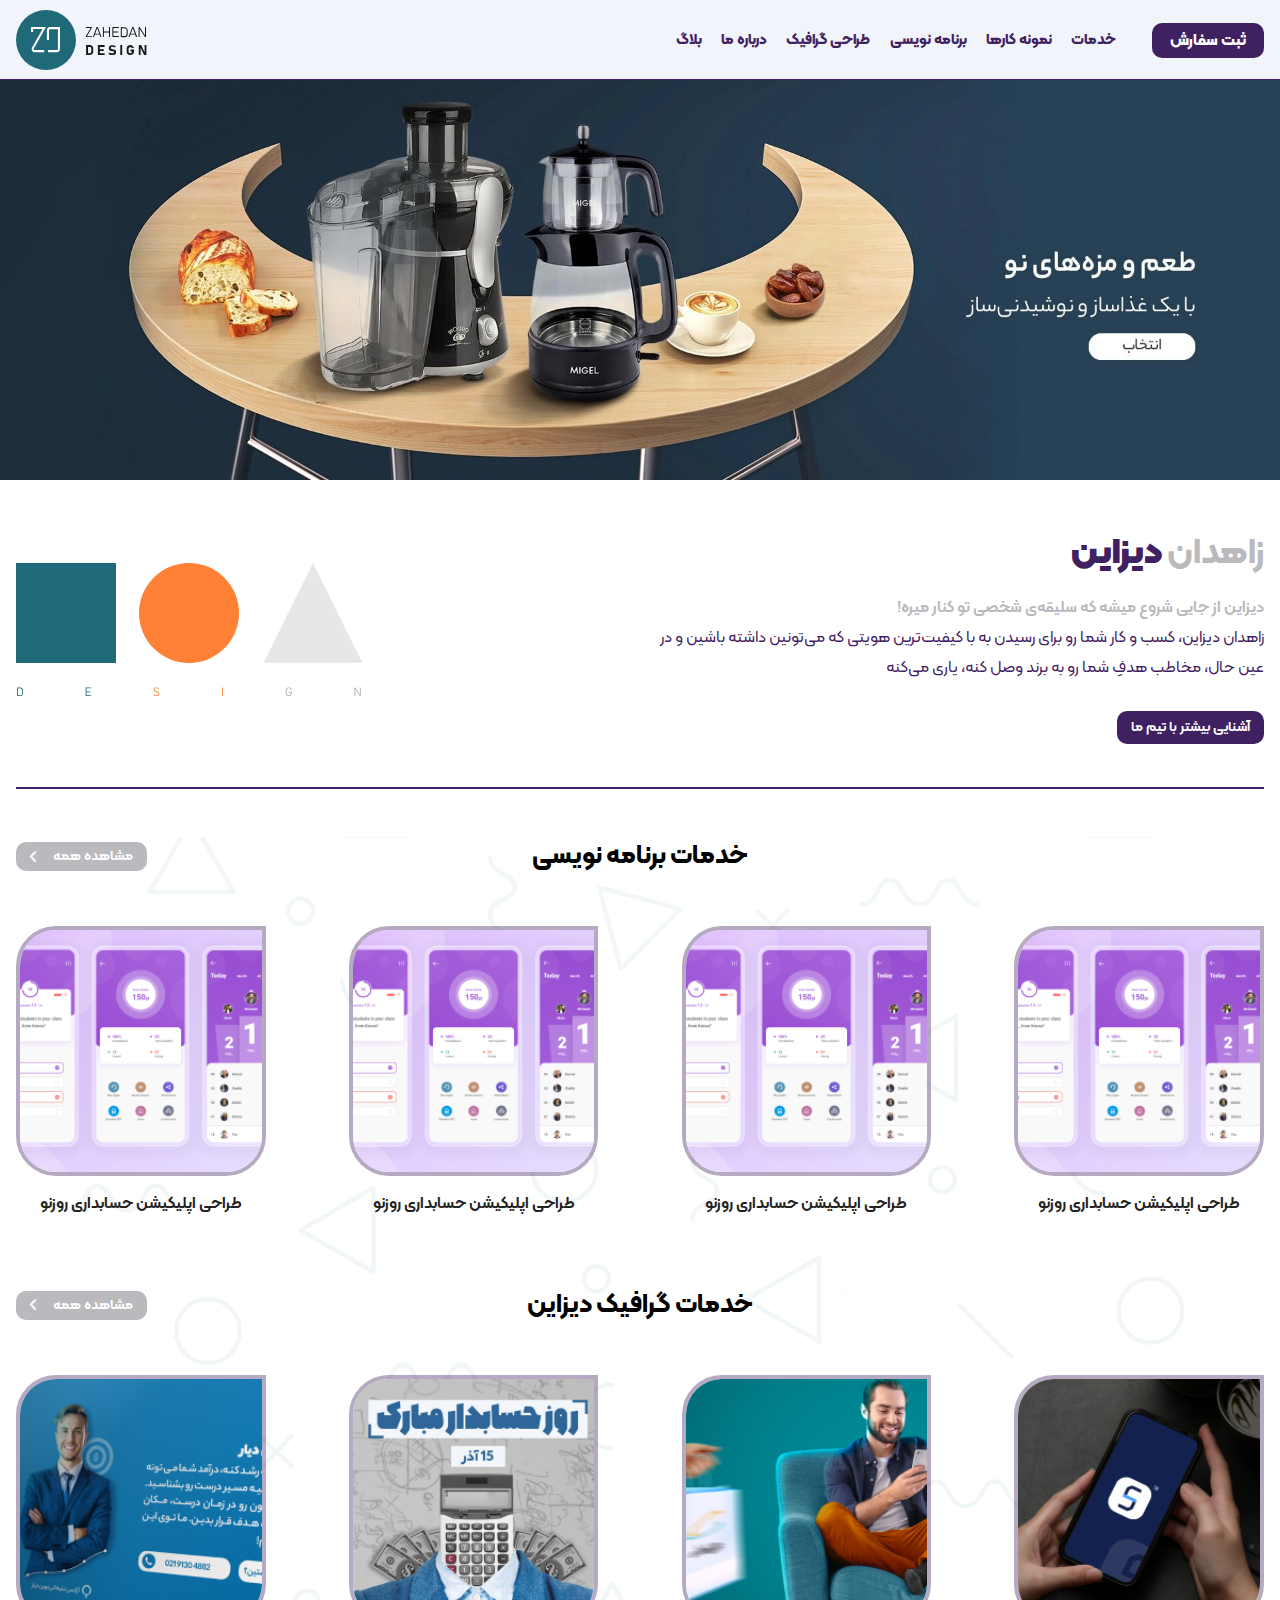
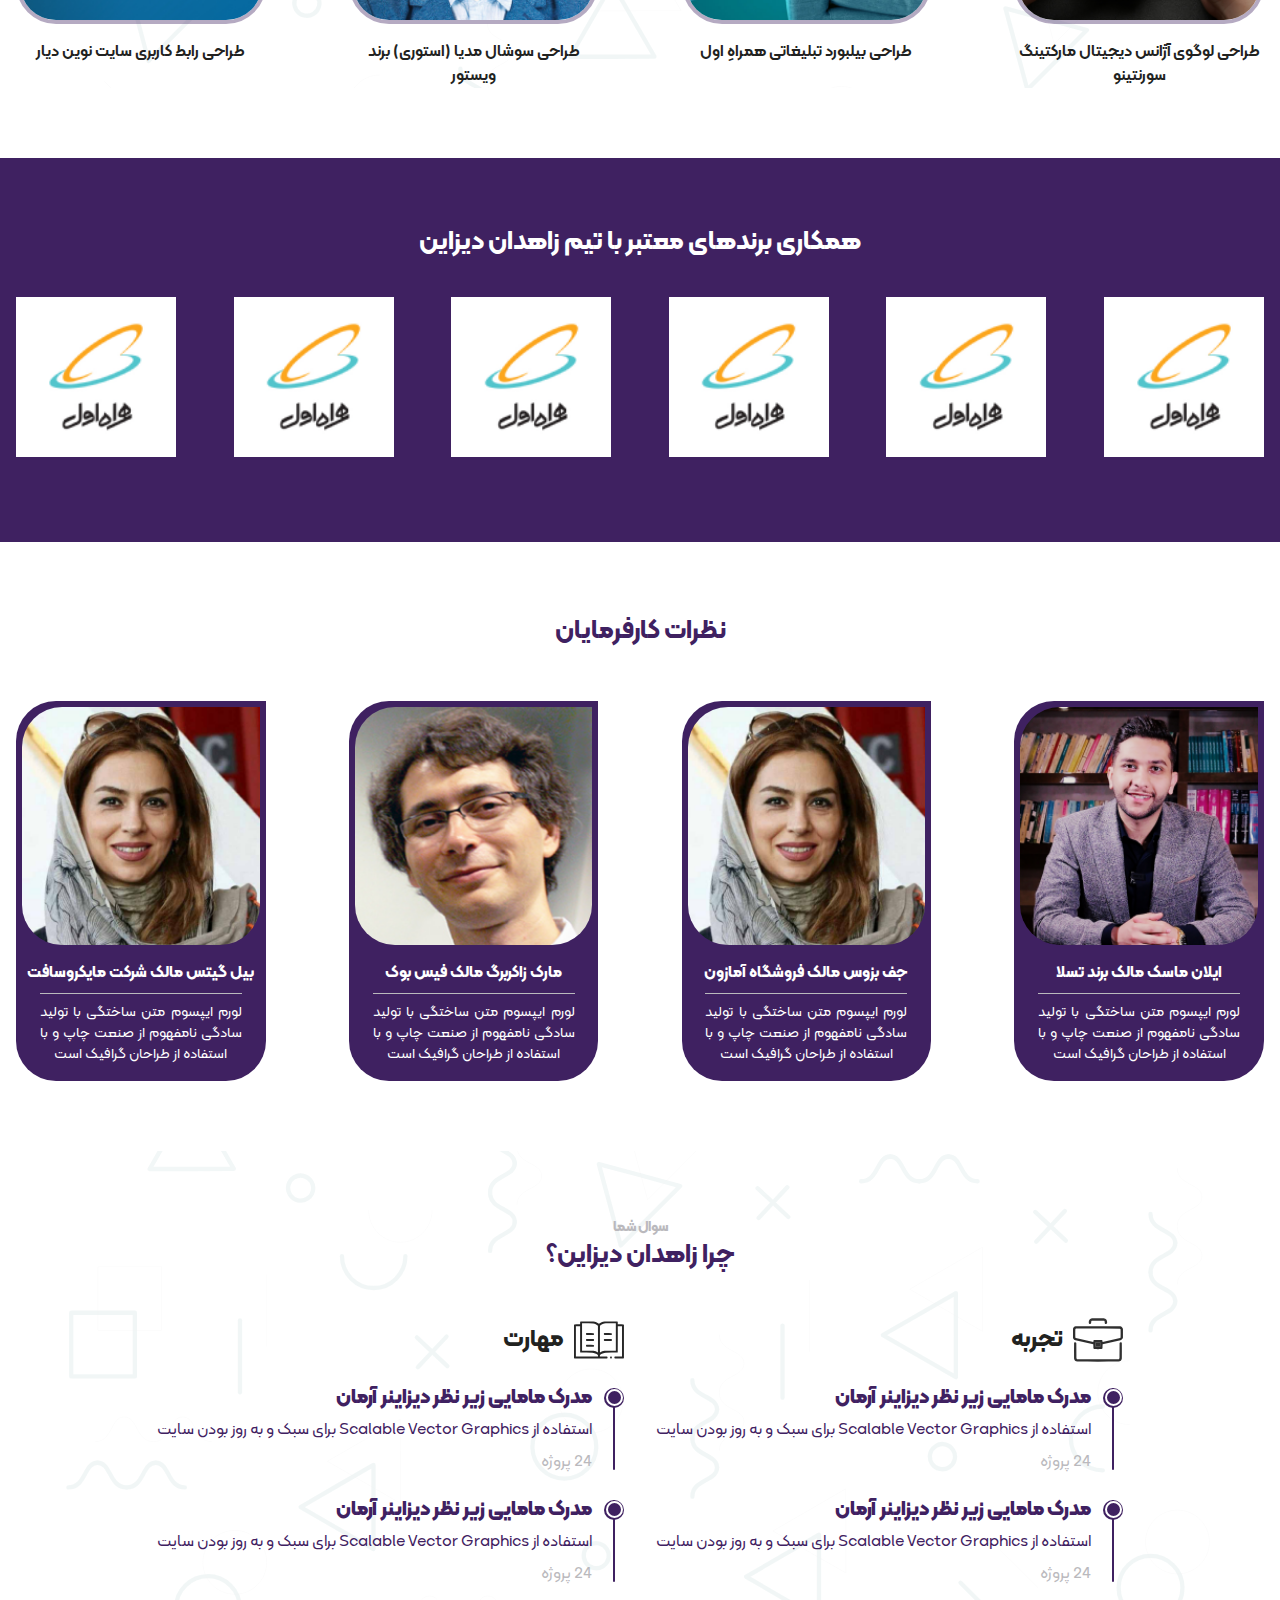
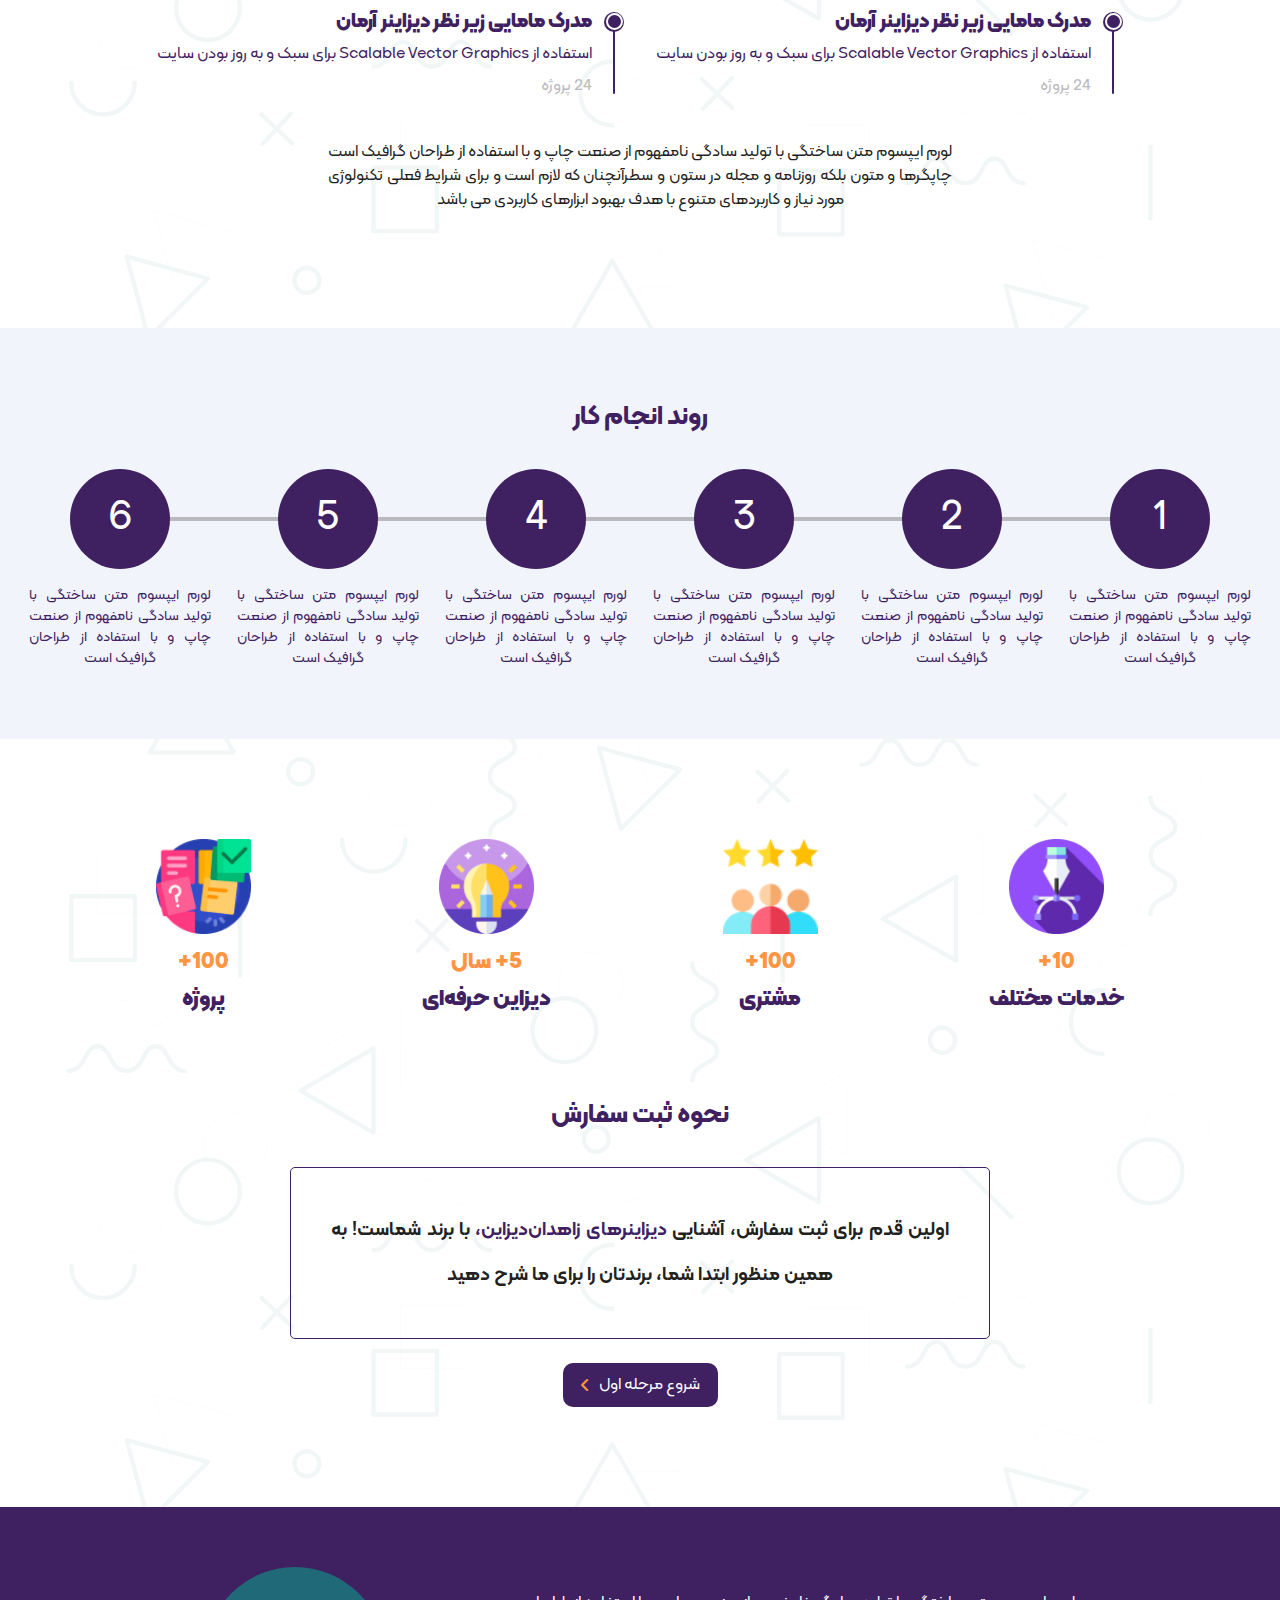
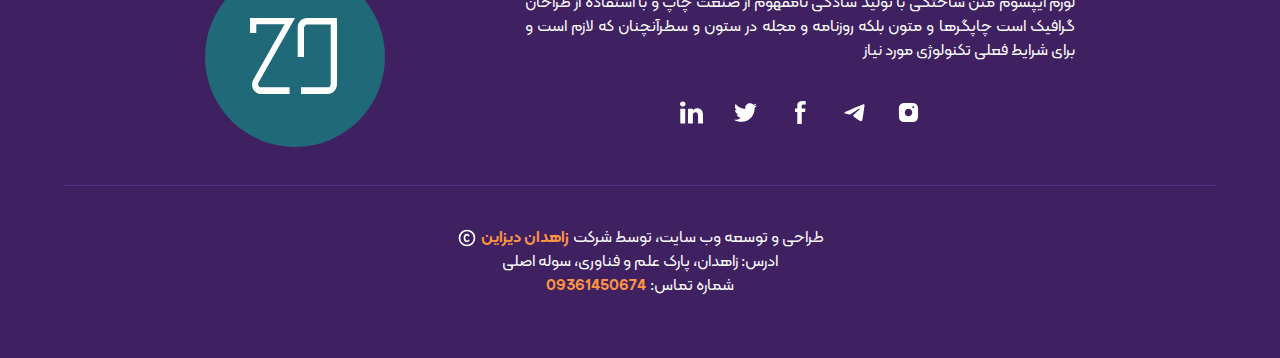
<file: index.html>
<!DOCTYPE html>
<html lang="fa" dir="rtl">
<head>
    <meta charset="UTF-8">
    <meta http-equiv="X-UA-Compatible" content="IE=edge">
    <meta name="viewport" content="width=device-width, initial-scale=1.0">
    <link rel="stylesheet" href="fontawesome/css/all.css">
    <link rel="stylesheet" href="css/root.css">
    <link rel="stylesheet" href="css/header.css">
    <link rel="stylesheet" href="css/footer.css">
    <link rel="stylesheet" href="css/index.css">
    <link rel="icon" type="image/x-icon" href="/media/favicon.ico">
    <title>زاهدان دیزاین</title>
</head>
<body>
    <section class="container">
        <!-- Header -->
        <header class="header">
        </header>
        <!-- Header //-->
        <span class="menu_layer"></span>
        <!-- Slider -->
        <div class="wrapper">
            <div class="slides">
                <button id="previous"><i class="fa-solid fa-angle-right"></i></button>
                <a href="#"><img src="media/slider1.jpg" alt="slide"></a>
                <a href="#"><img src="media/slider2.jpg" alt="slide"></a>
                <a href="#"><img src="media/slider3.jpg" alt="slide"></a>
                <button id="next"><i class="fa-solid fa-angle-left"></i></button>
            </div>
        </div>
        <!-- Slider //-->
        <!-- Intro -->
        <div class="intro">
            <div class="descrip">
                <h2><span>زاهدان</span> دیزاین</h2>
                <p>
                    <span>دیزاین از جایی شروع میشه که سلیقه‌ی شخصی تو کنار میره!</span>
                    زاهدان دیزاین، کسب و کار شما رو برای رسیدن به با کیفیت‌ترین هویتی که می‌تونین داشته باشین و در عین حال، مخاطب هدفِ شما رو به برند وصل کنه، یاری می‌کنه
                </p>
                <a href="#">آشنایی بیشتر با تیم ما</a>
            </div>
            <div class="shapes">
                <div class="container">
                    <img src="media/shapes.svg" alt="اشکال هندسی دیزاین">
                </div>
            </div>
        </div>
        <!-- Intro //-->
        <span class="break"></span>
        <!-- Services -->
        <div class="services">
            <div class="service">
                <div class="header">
                    <h2>خدمات برنامه نویسی</h2>
                    <a href="#">مشاهده همه <i class="fa-solid fa-angle-left"></i></a>
                </div>
                <div class="items">
                    <a href="#" class="item">
                        <div class="item--pic">
                            <img src="media/sample.png" alt="عکس نمونه">
                        </div>
                        <div class="item--descrip">
                            <h4>طراحی اپلیکیشن حسابداری روزنو</h4>
                        </div>
                    </a>
                    <a href="#" class="item">
                        <div class="item--pic">
                            <img src="media/sample.png" alt="عکس نمونه">
                        </div>
                        <div class="item--descrip">
                            <h4>طراحی اپلیکیشن حسابداری روزنو</h4>
                        </div>
                    </a>
                    <a href="#" class="item">
                        <div class="item--pic">
                            <img src="media/sample.png" alt="عکس نمونه">
                        </div>
                        <div class="item--descrip">
                            <h4>طراحی اپلیکیشن حسابداری روزنو</h4>
                        </div>
                    </a>
                    <a href="#" class="item">
                        <div class="item--pic">
                            <img src="media/sample.png" alt="عکس نمونه">
                        </div>
                        <div class="item--descrip">
                            <h4>طراحی اپلیکیشن حسابداری روزنو</h4>
                        </div>
                    </a>
                </div>
            </div>
    
            <div class="service">
                <div class="header">
                    <h2>خدمات گرافیک دیزاین</h2>
                    <a href="#">مشاهده همه <i class="fa-solid fa-angle-left"></i></a>
                </div>
                <div class="items">
                    <a href="#" class="item">
                        <div class="item--pic">
                            <img src="media/sample2.png" alt="عکس نمونه">
                        </div>
                        <div class="item--descrip">
                            <h4>طراحی لوگوی آژانس دیجیتال مارکتینگ سورنتینو</h4>
                        </div>
                    </a>
                    <a href="#" class="item">
                        <div class="item--pic">
                            <img src="media/sample3.png" alt="عکس نمونه">
                        </div>
                        <div class="item--descrip">
                            <h4>طراحی بیلبورد تبلیغاتی همراهِ اول</h4>
                        </div>
                    </a>
                    <a href="#" class="item">
                        <div class="item--pic">
                            <img src="media/sample4.png" alt="عکس نمونه">
                        </div>
                        <div class="item--descrip">
                            <h4>طراحی سوشال مدیا (استوری) برند ویستور</h4>
                        </div>
                    </a>
                    <a href="#" class="item">
                        <div class="item--pic">
                            <img src="media/sample5.png" alt="عکس نمونه">
                        </div>
                        <div class="item--descrip">
                            <h4>طراحی رابط کاربری سایت نوین دیار</h4>
                        </div>
                    </a>
                </div>
            </div>
        </div>
        <!-- Services //-->
        <!-- Partner Brands -->
        <div class="paretner_brands">
            <div class="header">
                <h2>همکاری برندهای معتبر با تیم زاهدان دیزاین</h2>
                <div class="items">
                    <div class="item">
                        <img src="media/partner.png" alt="برند همکار زاهدان دیزاین">
                    </div>
                    <div class="item">
                        <img src="media/partner.png" alt="برند همکار زاهدان دیزاین">
                    </div>
                    <div class="item">
                        <img src="media/partner.png" alt="برند همکار زاهدان دیزاین">
                    </div>
                    <div class="item">
                        <img src="media/partner.png" alt="برند همکار زاهدان دیزاین">
                    </div>
                    <div class="item">
                        <img src="media/partner.png" alt="برند همکار زاهدان دیزاین">
                    </div>
                    <div class="item">
                        <img src="media/partner.png" alt="برند همکار زاهدان دیزاین">
                    </div>
                </div>
            </div>
        </div>
        <!-- Partner Brands //-->
        <!-- Comments -->
        <div class="comments">
            <div class="header">
                <h2>نظرات کارفرمایان</h2>
            </div>
            <div class="items">
                <div class="item">
                    <div class="item--pic">
                        <img src="media/comment4.png" alt="عکس کارفرما">
                    </div>
                    <div class="item--descrip">
                        <h4 class="name">ایلان ماسک مالک برند تسلا</h4>
                        <p>
                            لورم ایپسوم متن ساختگی با تولید سادگی نامفهوم از صنعت چاپ و با استفاده از طراحان گرافیک است
                        </p>
                    </div>
                </div>
                <div class="item">
                    <div class="item--pic">
                        <img src="media/comment1.png" alt="عکس کارفرما">
                    </div>
                    <div class="item--descrip">
                        <h4 class="name">جف بزوس مالک فروشگاه آمازون</h4>
                        <p>
                            لورم ایپسوم متن ساختگی با تولید سادگی نامفهوم از صنعت چاپ و با استفاده از طراحان گرافیک است
                        </p>
                    </div>
                </div>
                <div class="item">
                    <div class="item--pic">
                        <img src="media/comment2.png" alt="عکس کارفرما">
                    </div>
                    <div class="item--descrip">
                        <h4 class="name">مارک زاکربرگ مالک فیس بوک</h4>
                        <p>
                            لورم ایپسوم متن ساختگی با تولید سادگی نامفهوم از صنعت چاپ و با استفاده از طراحان گرافیک است
                        </p>
                    </div>
                </div>
                <div class="item">
                    <div class="item--pic">
                        <img src="media/comment1.png" alt="عکس کارفرما">
                    </div>
                    <div class="item--descrip">
                        <h4 class="name">بیل گیتس مالک شرکت مایکروسافت</h4>
                        <p>
                            لورم ایپسوم متن ساختگی با تولید سادگی نامفهوم از صنعت چاپ و با استفاده از طراحان گرافیک است
                        </p>
                    </div>
                </div>
            </div>
        </div>
        <!-- Comments //-->
        <!-- Why ZD -->
        <div class="why_zd">
            <div class="container">
                <div class="header">
                    <h5>سوال شما</h5>
                    <h2>چرا زاهدان دیزاین؟</h2>
                </div>
                <div class="content">
                    <div class="items">
                        <div class="side">
                            <div class="title">
                                <img src="media/icons/briefcase.svg" alt="experience" width="50px">
                                <h2>تجربه</h2>
                            </div>
                            <div class="item">
                                <span class="line">
                                    <span class="vert_line"></span>
                                    <span class="circle">
                                        <span class="circle">
                                        </span>
                                    </span>
                                </span>
                                <div class="info">
                                    <h3 class="inf--title">مدرک مامایی زیر نظر دیزاینر آرمان</h3>
                                    <span class="inf--text">استفاده از Scalable Vector Graphics برای سبک و به روز بودن سایت</span>
                                    <span class="inf--res">24 پروژه</span>
                                </div>
                            </div>
                            <div class="item">
                                <span class="line">
                                    <span class="vert_line"></span>
                                    <span class="circle">
                                        <span class="circle">
                                        </span>
                                    </span>
                                </span>
                                <div class="info">
                                    <h3 class="inf--title">مدرک مامایی زیر نظر دیزاینر آرمان</h3>
                                    <span class="inf--text">استفاده از Scalable Vector Graphics برای سبک و به روز بودن سایت</span>
                                    <span class="inf--res">24 پروژه</span>
                                </div>
                            </div>
                            <div class="item">
                                <span class="line">
                                    <span class="vert_line"></span>
                                    <span class="circle">
                                        <span class="circle">
                                        </span>
                                    </span>
                                </span>
                                <div class="info">
                                    <h3 class="inf--title">مدرک مامایی زیر نظر دیزاینر آرمان</h3>
                                    <span class="inf--text">استفاده از Scalable Vector Graphics برای سبک و به روز بودن سایت</span>
                                    <span class="inf--res">24 پروژه</span>
                                </div>
                            </div>
                        </div>
                        <div class="side">
                            <div class="title">
                                <img src="media/icons/reading.svg" alt="experience" width="50px">
                                <h2>مهارت</h2>
                            </div>
                            <div class="item">
                                <span class="line">
                                    <span class="vert_line"></span>
                                    <span class="circle">
                                        <span class="circle">
                                        </span>
                                    </span>
                                </span>
                                <div class="info">
                                    <h3 class="inf--title">مدرک مامایی زیر نظر دیزاینر آرمان</h3>
                                    <span class="inf--text">استفاده از Scalable Vector Graphics برای سبک و به روز بودن سایت</span>
                                    <span class="inf--res">24 پروژه</span>
                                </div>
                            </div>
                            <div class="item">
                                <span class="line">
                                    <span class="vert_line"></span>
                                    <span class="circle">
                                        <span class="circle">
                                        </span>
                                    </span>
                                </span>
                                <div class="info">
                                    <h3 class="inf--title">مدرک مامایی زیر نظر دیزاینر آرمان</h3>
                                    <span class="inf--text">استفاده از Scalable Vector Graphics برای سبک و به روز بودن سایت</span>
                                    <span class="inf--res">24 پروژه</span>
                                </div>
                            </div>
                            <div class="item">
                                <span class="line">
                                    <span class="vert_line"></span>
                                    <span class="circle">
                                        <span class="circle">
                                        </span>
                                    </span>
                                </span>
                                <div class="info">
                                    <h3 class="inf--title">مدرک مامایی زیر نظر دیزاینر آرمان</h3>
                                    <span class="inf--text">استفاده از Scalable Vector Graphics برای سبک و به روز بودن سایت</span>
                                    <span class="inf--res">24 پروژه</span>
                                </div>
                            </div>
                        </div>
                    </div>
                    <div class="descript">
                        <p>
                            لورم ایپسوم متن ساختگی با تولید سادگی نامفهوم از صنعت چاپ و با استفاده از طراحان گرافیک است چاپگرها و متون بلکه روزنامه و مجله در ستون و سطرآنچنان که لازم است و برای شرایط فعلی تکنولوژی مورد نیاز و کاربردهای متنوع با هدف بهبود ابزارهای کاربردی می باشد
                        </p>
                    </div>
                </div>
            </div>
        </div>
        <!-- Why ZD // -->
        <!-- Work Process -->
        <div class="work_process">
            <div class="container">
                <div class="header">
                    <h2>روند انجام کار</h2>
                </div>
                <div class="content">
                    <div class="levels">
                        <span class="connect_line"></span>
                        <div class="level">
                            <span>1</span>
                        </div>
                        <div class="level">
                            <span>2</span>
                        </div>
                        <div class="level">
                            <span>3</span>
                        </div>
                        <div class="level">
                            <span>4</span>
                        </div>
                        <div class="level">
                            <span>5</span>
                        </div>
                        <div class="level">
                            <span>6</span>
                        </div>
                    </div>
                    <div class="descripts">
                        <div class="descript">
                            <p>
                                لورم ایپسوم متن ساختگی با تولید سادگی نامفهوم از صنعت چاپ و با استفاده از طراحان گرافیک است
                            </p>
                        </div>
                        <div class="descript">
                            <p>
                                لورم ایپسوم متن ساختگی با تولید سادگی نامفهوم از صنعت چاپ و با استفاده از طراحان گرافیک است
                            </p>
                        </div>
                        <div class="descript">
                            <p>
                                لورم ایپسوم متن ساختگی با تولید سادگی نامفهوم از صنعت چاپ و با استفاده از طراحان گرافیک است
                            </p>
                        </div>
                        <div class="descript">
                            <p>
                                لورم ایپسوم متن ساختگی با تولید سادگی نامفهوم از صنعت چاپ و با استفاده از طراحان گرافیک است
                            </p>
                        </div>
                        <div class="descript">
                            <p>
                                لورم ایپسوم متن ساختگی با تولید سادگی نامفهوم از صنعت چاپ و با استفاده از طراحان گرافیک است
                            </p>
                        </div>
                        <div class="descript">
                            <p>
                                لورم ایپسوم متن ساختگی با تولید سادگی نامفهوم از صنعت چاپ و با استفاده از طراحان گرافیک است
                            </p>
                        </div>
                    </div>
                </div>
            </div>
        </div>
        <!-- Work Process //-->
        <!-- Advantages -->
        <div class="advantages">
            <div class="adv--items">
                <div class="item">
                    <div class="adv--pic"><img src="media/khadamat.png" alt="تنوع خدمات"></div>
                    <span class="adv--num">10+</span>
                    <h3 class="title">خدمات مختلف</h3>
                </div>
                <div class="item">
                    <div class="adv--pic"><img src="media/moshtari.png" alt="سابقه"></div>
                    <span class="adv--num">100+</span>
                    <h3 class="title">مشتری</h3>
                </div>
                <div class="item">
                    <div class="adv--pic"><img src="media/designing.png" alt="حرفه ای"></div>
                    <span class="adv--num">5+ سال</span>
                    <h3 class="title">دیزاین حرفه‌ای</h3>
                </div>
                <div class="item">
                    <div class="adv--pic"><img src="media/project.png" alt="تجربه"></div>
                    <span class="adv--num">100+</span>
                    <h3 class="title">پروژه</h3>
                </div>
            </div>
            <div class="ordering">
                <div class="header">
                    <h2>نحوه ثبت سفارش</h2>
                </div>
                <div class="content">
                    <div class="paragraph">
                        <p>
                            اولین قدم برای ثبت سفارش، آشنایی <span>دیزاینرهای زاهدان‌دیزاین،</span> با برند شماست! به همین منظور ابتدا شما، برندتان را برای ما شرح دهید
                        </p>
                    </div>
                    <a class="start_button" href="#">
                        شروع مرحله اول
                        <i class="fa-solid fa-angle-left"></i>
                    </a>
                </div>
            </div>
        </div>
        <!-- Advantages //-->
        <!-- Footer -->
        <footer class="footer">
        </footer>
        <!-- Footer //-->
    </section>
    <!-- JavaScript -->
    <script src="js/header.js"></script>
    <script src="js/index.js"></script>
    <!-- JavaScript //-->
</body>
</html>
</file>
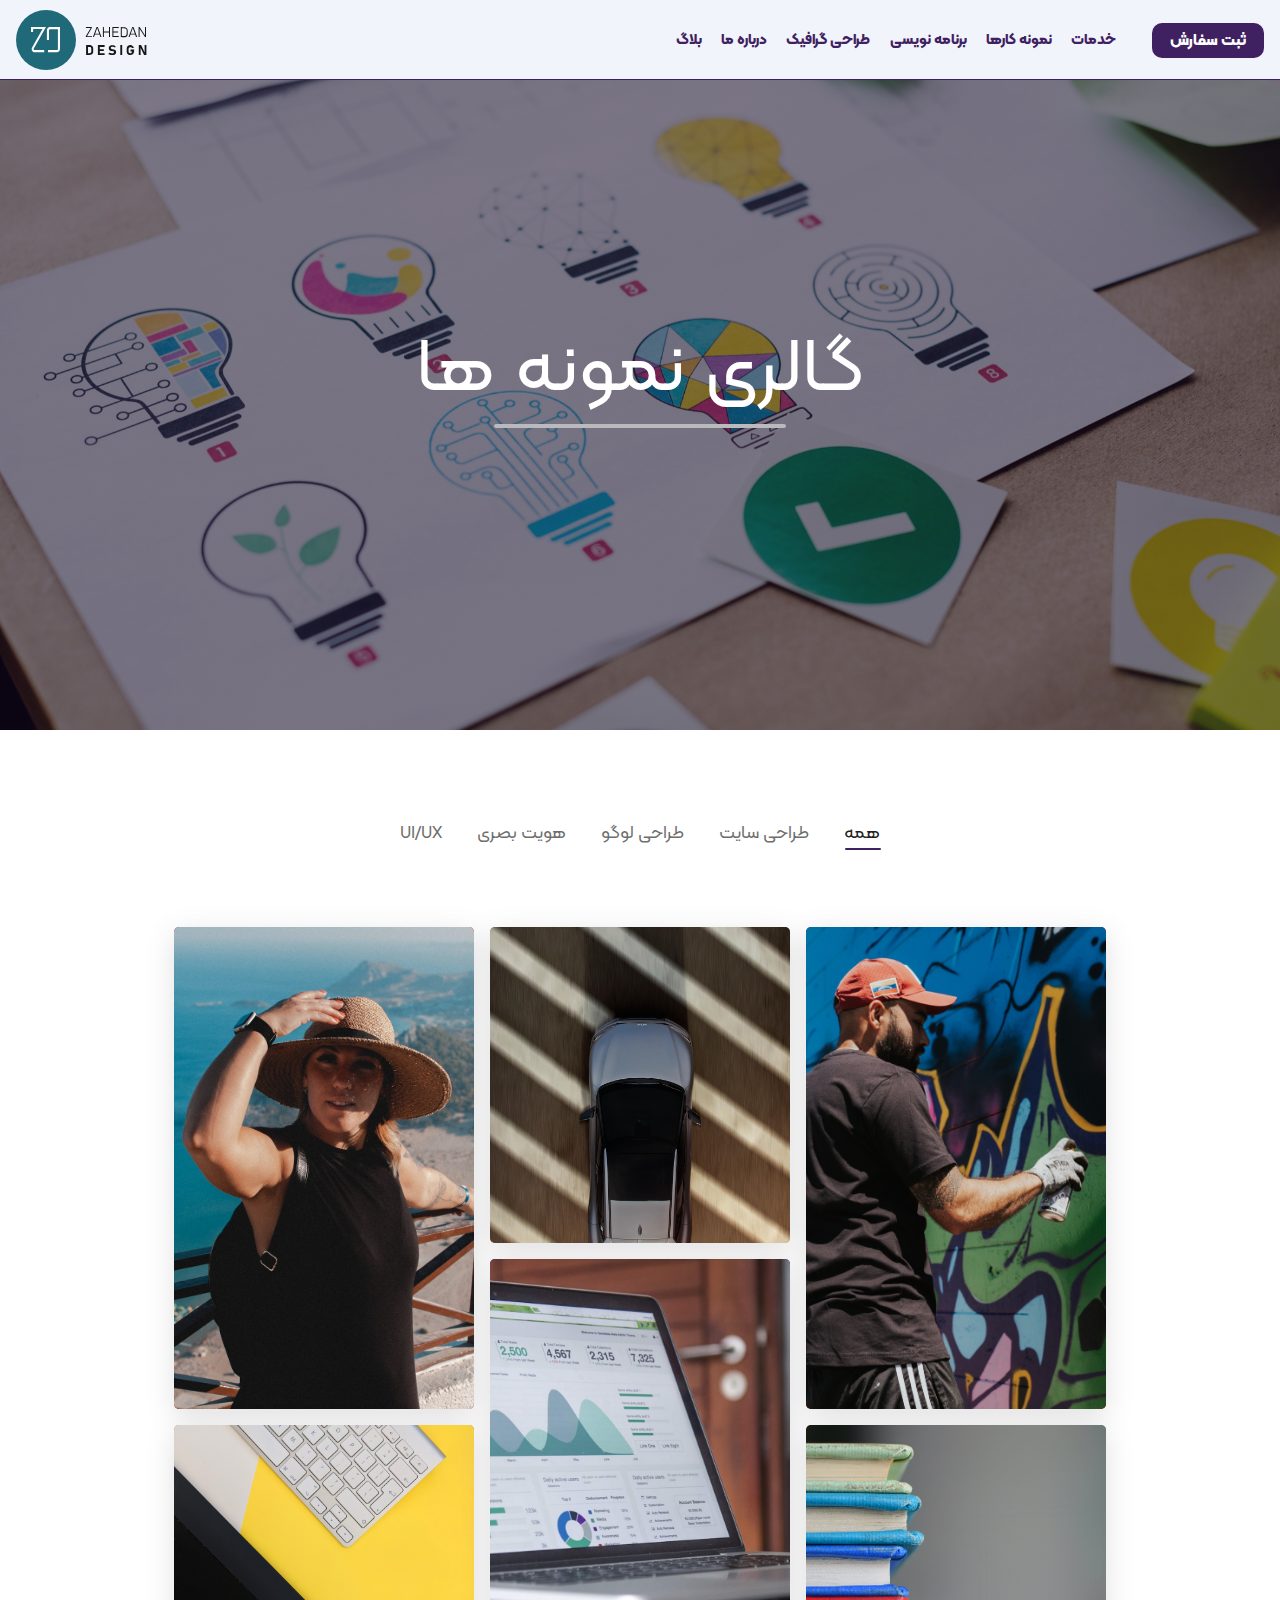
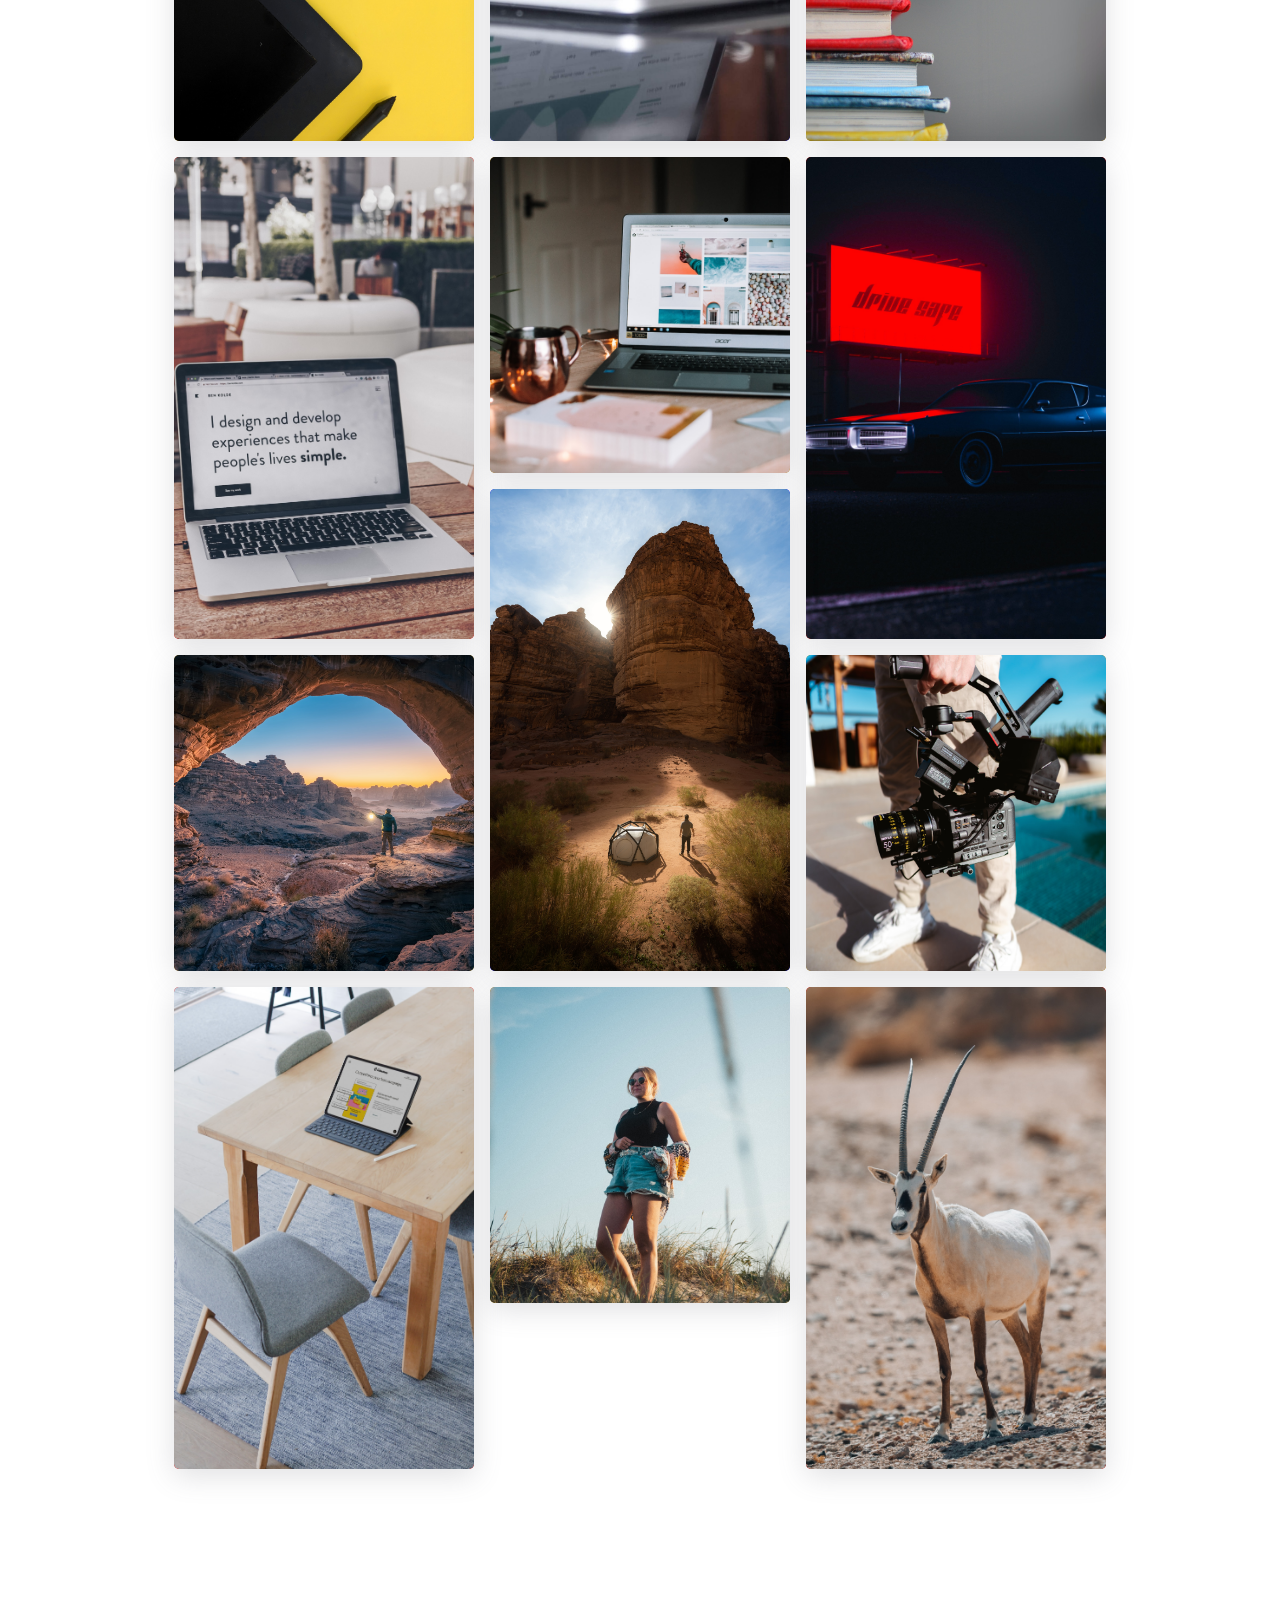
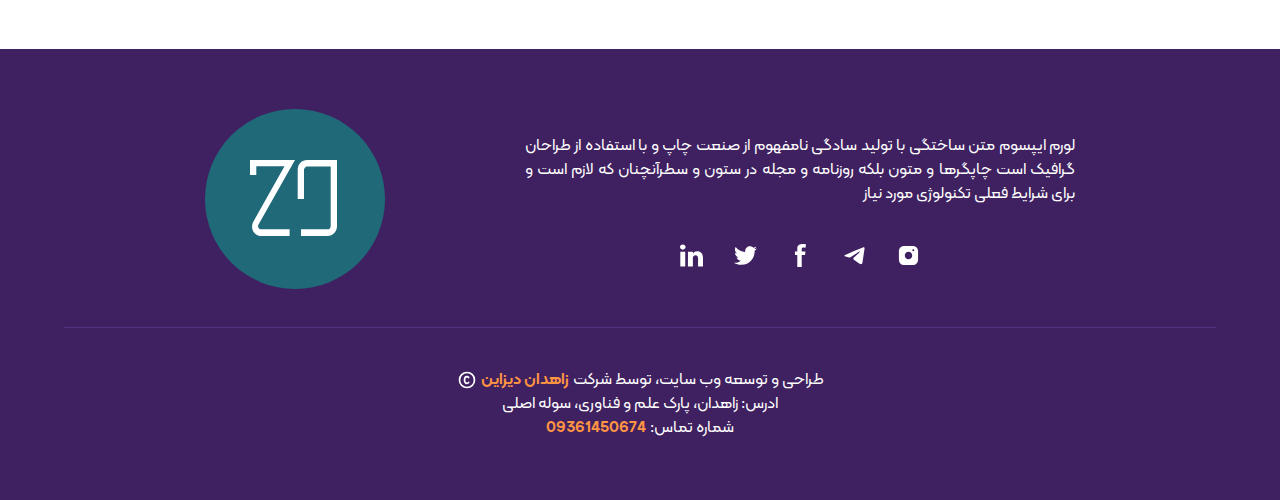
<file: portfolio.html>
<!DOCTYPE html>
<html lang="fa" dir="rtl">
<head>
    <meta charset="UTF-8">
    <meta http-equiv="X-UA-Compatible" content="IE=edge">
    <meta name="viewport" content="width=device-width, initial-scale=1.0">
    <link rel="stylesheet" href="fontawesome/css/all.css">
    <link rel="stylesheet" href="css/root.css">
    <link rel="stylesheet" href="css/header.css">
    <link rel="stylesheet" href="css/footer.css">
    <link rel="stylesheet" href="css/portfolio.css">
    <link rel="icon" type="image/x-icon" href="/media/favicon.ico">
    <title>نمونه کارها - زاهدان دیزاین</title>
    <script src="js/galleryLayot.js" defer></script>
</head>
<body>
    <div class="container">
        <!-- Header -->
        <header class="header"></header>
        <!-- Header / -->
        <!-- Main -->
        <main class="main">
            <div class="hero">
                <h1>گالری نمونه ها</h1>
                <!-- <svg class="section_wrapper" xmlns="http://www.w3.org/2000/svg" viewBox="0 0 1440 320"><path fill="#fff" fill-opacity="1" d="M0,192L120,213.3C240,235,480,277,720,282.7C960,288,1200,256,1320,240L1440,224L1440,320L1320,320C1200,320,960,320,720,320C480,320,240,320,120,320L0,320Z"></path></svg>        Main / -->
            </div>
            <div class="samples">
                <div class="navigation">
                    <ul>
                        <li class="current" data-filter=".sample">همه</li>
                        <li data-filter=".website">طراحی سایت</li>
                        <li data-filter=".logo_design">طراحی لوگو</li>
                        <li data-filter=".visual_identity">هویت بصری</li>
                        <li data-filter=".ui_ux">UI/UX</li>
                        <span class="active_line"></span>
                    </ul>
                </div>
                <div class="items" dir="ltr">
                    <div class="sample website">
                        <a href="#">
                            <img src="media/1.jpg" alt="portfolio">
                            <div class="descript">
                                <h4 class="title">سایت شرکتی ماهوس</h4>
                                <P>لورم ایپسوم متن ساختگی با تولید سادگی نامفهوم از صنعت چاپ و با استفاده از طراحان گرافیک است</P>
                                <span class="technologes">HTML css js php</span>
                            </div>
                        </a>
                    </div>
                    <div class="sample website">
                        <a href="#">
                            <img src="media/2.jpg" alt="portfolio">
                            <div class="descript">
                                <h4 class="title">سایت زاهدان دیزاین</h4>
                                <P>لورم ایپسوم متن ساختگی با تولید سادگی نامفهوم از صنعت چاپ و با استفاده از طراحان گرافیک است</P>
                                <span class="technologes">HTML css js php</span>
                            </div>
                        </a>
                    </div>
                    <div class="sample logo_design">
                        <a href="#">
                            <img src="media/3.jpg" alt="portfolio">
                            <div class="descript">
                                <h4 class="title">لوگو کافه بامبو</h4>
                                <P>لورم ایپسوم متن ساختگی با تولید سادگی نامفهوم از صنعت چاپ و با استفاده از طراحان گرافیک است</P>
                                <span class="technologes">illustrator</span>
                            </div>
                        </a>
                    </div>
                    <div class="sample visual_identity">
                        <a href="#">
                            <img src="media/4.jpg" alt="portfolio">  
                            <div class="descript">
                                <h4 class="title">هویت بصری چیکو</h4>
                                <P>لورم ایپسوم متن ساختگی با تولید سادگی نامفهوم از صنعت چاپ و با استفاده از طراحان گرافیک است</P>
                                <span class="technologes">photoshop illustrator</span>
                            </div>                      
                        </a>
                    </div>
                    <div class="sample logo_design">
                        <a href="#">
                            <img src="media/5.jpg" alt="portfolio">
                            <div class="descript">
                                <h4 class="title">لوگو زاهدان دیزاین</h4>
                                <P>لورم ایپسوم متن ساختگی با تولید سادگی نامفهوم از صنعت چاپ و با استفاده از طراحان گرافیک است</P>
                                <span class="technologes">illustrator</span>
                            </div>
                        </a>
                    </div>
                    <div class="sample logo_design">
                        <a href="#">
                            <img src="media/6.jpg" alt="portfolio">
                            <div class="descript">
                                <h4 class="title">لوگو جواهرات تینا</h4>
                                <P>لورم ایپسوم متن ساختگی با تولید سادگی نامفهوم از صنعت چاپ و با استفاده از طراحان گرافیک است</P>
                                <span class="technologes">illustrator</span>
                            </div>
                        </a>
                    </div>
                    <div class="sample ui_ux">
                        <a href="#">
                            <img src="media/7.jpg" alt="portfolio">
                            <div class="descript">
                                <h4 class="title">UI سایت سورنتینو</h4>
                                <P>لورم ایپسوم متن ساختگی با تولید سادگی نامفهوم از صنعت چاپ و با استفاده از طراحان گرافیک است</P>
                                <span class="technologes">figma illustrator</span>
                            </div>
                        </a>
                    </div>
                    <div class="sample visual_identity">
                        <a href="#">
                            <img src="media/8.jpg" alt="portfolio">
                            <div class="descript">
                                <h4 class="title">گوشی با ما</h4>
                                <P>لورم ایپسوم متن ساختگی با تولید سادگی نامفهوم از صنعت چاپ و با استفاده از طراحان گرافیک است</P>
                                <span class="technologes">photoshop illustrator</span>
                            </div>
                        </a>
                    </div>
                    <div class="sample visual_identity">
                        <a href="#">
                            <img src="media/9.jpg" alt="portfolio">
                            <div class="descript">
                                <h4 class="title">هویت بصری کافه بامبو</h4>
                                <P>لورم ایپسوم متن ساختگی با تولید سادگی نامفهوم از صنعت چاپ و با استفاده از طراحان گرافیک است</P>
                                <span class="technologes">photoshop illustrator</span>
                            </div>
                        </a>
                    </div>
                    <div class="sample ui_ux">
                        <a href="#">
                            <img src="media/10.jpg" alt="portfolio">
                            <div class="descript">
                                <h4 class="title">UI سایت چیکو</h4>
                                <P>لورم ایپسوم متن ساختگی با تولید سادگی نامفهوم از صنعت چاپ و با استفاده از طراحان گرافیک است</P>
                                <span class="technologes">figma illustrator</span>
                            </div>
                        </a>
                    </div>
                    <div class="sample website">
                        <a href="#">
                            <img src="media/11.jpg" alt="portfolio">
                            <div class="descript">
                                <h4 class="title">سایت درصد</h4>
                                <P>لورم ایپسوم متن ساختگی با تولید سادگی نامفهوم از صنعت چاپ و با استفاده از طراحان گرافیک است</P>
                                <span class="technologes">HTML css js nodejs</span>
                            </div>
                        </a>
                    </div>
                    <div class="sample ui_ux">
                        <a href="#">
                            <img src="media/12.jpg" alt="portfolio">
                            <div class="descript">
                                <h4 class="title">UI سایت روچی</h4>
                                <P>لورم ایپسوم متن ساختگی با تولید سادگی نامفهوم از صنعت چاپ و با استفاده از طراحان گرافیک است</P>
                                <span class="technologes">figma illustrator</span>
                            </div>
                        </a>
                    </div>
                    <div class="sample ui_ux">
                        <a href="#">
                            <img src="media/13.jpg" alt="portfolio">
                            <div class="descript">
                                <h4 class="title">UI سایت پتبوم</h4>
                                <P>لورم ایپسوم متن ساختگی با تولید سادگی نامفهوم از صنعت چاپ و با استفاده از طراحان گرافیک است</P>
                                <span class="technologes">figma illustrator</span>
                            </div>
                        </a>
                    </div>
                    <div class="sample logo_design">
                        <a href="#">
                            <img src="media/14.jpg" alt="portfolio">
                            <div class="descript">
                                <h4 class="title">لوگو گوشی با ما</h4>
                                <P>لورم ایپسوم متن ساختگی با تولید سادگی نامفهوم از صنعت چاپ و با استفاده از طراحان گرافیک است</P>
                                <span class="technologes">illustrator</span>
                            </div>
                        </a>
                    </div>
                    <div class="sample website">
                        <a href="#">
                            <img src="media/15.jpg" alt="portfolio">
                            <div class="descript">
                                <h4 class="title">سایت سجسئو</h4>
                                <P>لورم ایپسوم متن ساختگی با تولید سادگی نامفهوم از صنعت چاپ و با استفاده از طراحان گرافیک است</P>
                                <span class="technologes">HTML css js nodejs</span>
                            </div>
                        </a>
                    </div>
                </div>
            </div>
        </main>
        <!-- Footer -->
        <footer class="footer"></footer>
        <!-- Footer / -->
    </div>
</body>
    <script src="js/header.js"></script>
    <script src="js/portfolio.js"></script>
</html>
</file>
<file: css/root.css>
@font-face {
    font-family: kalameh;
    font-style: normal;
    font-weight: 100;
    src: url("font/kalameh/woff/KalamehWeb-Thin.woff");
    src: url("font/kalameh/woff2/KalamehWeb-Thin.woff2") format("woff2"),
      url("font/kalameh/TTF/Kalameh-Thin.ttf") format("ttf"), 
}
@font-face {
    font-family: kalameh;
    font-style: normal;
    font-weight: 200;
    src: url("font/kalameh/woff/KalamehWeb-ExtraLight.woff");
    src: url("font/kalameh/woff2/KalamehWeb-ExtraLight.woff2") format("woff2"),
      url("font/kalameh/TTF/Kalameh-ExtraLight.ttf") format("ttf"), 
}
@font-face {
    font-family: kalameh;
    font-style: normal;
    font-weight: 250;
    src: url("font/kalameh/woff/KalamehWeb-Light.woff");
    src: url("font/kalameh/woff2/KalamehWeb-Light.woff2") format("woff2"),
      url("font/kalameh/TTF/Kalameh-Light.ttf") format("ttf"), 
}
@font-face {
    font-family: kalameh;
    font-style: normal;
    font-weight: 350;
    src: url("font/kalameh/woff/KalamehWeb-Medium.woff");
    src: url("font/kalameh/woff2/KalamehWeb-Medium.woff2") format("woff2"),
      url("font/kalameh/TTF/Kalameh-Medium.ttf") format("ttf"), 
}
@font-face {
    font-family: kalameh;
    font-style: normal;
    font-weight: 400;
    src: url("font/kalameh/woff/KalamehWeb-SemiBold.woff");
    src: url("font/kalameh/woff2/KalamehWeb-SemiBold.woff2") format("woff2"),
      url("font/kalameh/TTF/Kalameh-SemiBold.ttf") format("ttf"), 
}
@font-face {
    font-family: kalameh;
    font-style: normal;
    font-weight: 500;
    src: url("font/kalameh/woff/KalamehWeb-Bold.woff");
    src: url("font/kalameh/woff2/KalamehWeb-Bold.woff2") format("woff2"),
      url("font/kalameh/TTF/Kalameh-Bold.ttf") format("ttf"), 
}
@font-face {
    font-family: kalameh;
    font-style: normal;
    font-weight: 600;
    src: url("font/kalameh/woff/KalamehWeb-ExtraBold.woff");
    src: url("font/kalameh/woff2/KalamehWeb-ExtraBold.woff2") format("woff2"),
      url("font/kalameh/TTF/Kalameh-ExtraBold.ttf") format("ttf"), 
}
@font-face {
    font-family: kalameh;
    font-style: normal;
    font-weight: 700;
    src: url("font/kalameh/woff/KalamehWeb-Black.woff");
    src: url("font/kalameh/woff2/KalamehWeb-Black.woff2") format("woff2"),
      url("font/kalameh/TTF/Kalameh-Black.ttf") format("ttf"), 
}
@font-face {
    font-family: kalameh;
    font-style: normal;
    font-weight: 300;
    src: url("font/kalameh/woff/KalamehWeb-Regular.woff");
    src: url("font/kalameh/woff2/KalamehWeb-Regular.woff2") format("woff2"),
      url("font/kalameh/TTF/Kalameh-Regular.ttf") format("ttf"), 
}
:root {
    --main: #3f2161;
    --secondary: #bab9bd;
    --third: #ff9442;
    --BLCK: #212220;
}
* {
    margin: 0;
    padding: 0;
    box-sizing: border-box;
    font-family: "kalameh", sans-serif;
    font-weight: 300;
    scrollbar-width: auto;
    scrollbar-color: var(--main) var(--BGCLR);
}
html {
    scroll-behavior: smooth;
    /* scrollbar-gutter: stable; */
}
h1, h2, h3, h4, h5, h6 {
    font-weight: 500;
}
*::-webkit-scrollbar {
    width: 10px;
  }

*::-webkit-scrollbar-track {
    background:#fff;
  }

*::-webkit-scrollbar-thumb {
    background-color: var(--main);
    border-radius: 10px;
    border: 3px solid #fff;
  }

::selection {
    background: var(--secondary);
    color: #fff;
}
</file>
<file: css/header.css>
header.header {
    background: #f1f4fb;
    height: 80px;
    padding: 0 1rem;
    border-bottom: 1px solid var(--main);
}
header.header > div {
    max-width: 1450px;
    display: flex;
    justify-content: space-between;
    align-items: center;
    margin: 0 auto;
}
header.header .logo a {
    display: flex;
}
header.header .logo img {
    height: 60px;
}
header.header nav {
    display: flex;
    align-items: center;
}
header.header nav .menu {
    display: flex;
    align-items: center;
    gap: 1.2rem;
    list-style-type: none;
}
header.header nav .menu li a {
    position: relative;
    height: 80px;
    display: flex;
    align-items: center;
    text-decoration: none;
    font-size: 15px;
    font-weight: 500;
    color: var(--main);
    transition: color 150ms;
}
header.header nav .menu li a:hover {
    color: var(--secondary);
}
header.header nav .menu li a::after {
    content: '';
    position: absolute;
    width: 100%;
    height: 0;
    border-radius: 2px;
    right: 0;
    bottom: 0;
    background: var(--secondary);
    transition: height 150ms;
}
header.header nav .menu li a:hover::after {
    height: 3px;
}
header.header .order {
    margin-left: 36px;
    text-decoration: none;
    font-size: 1rem;
    line-height: 1;
    padding: 10px 18px 9px;
    border-radius: 10px;
    font-weight: 500;
    background: var(--main);
    color: #fff;
    transition: background 150ms;
}
header.header .order:hover {
    background: var(--secondary);
}
#show-menu {
    display: none;
    font-size: 1.2rem;
    background: var(--main);
    color: #fff;
    padding: 4px;
    border-radius: 4px;
    border: none;
    outline: none;
    transition: 150ms;
}
#show-menu:active {
    transform: scale(.9);
}
/* Header // */

@media (max-width:600px) {
    header.header nav .menu {
        width: 80%;
        height: 100%;
        position: fixed;
        right: 0;
        top: 0;
        transform: translateX(100%);
        flex-direction: column;
        gap: 0;
        background: #fff;
        z-index: 10;
        transition: 250ms;
    }
    header.header nav .menu.active {
        transform: translate(0);
    }
    header.header nav .menu li {width: 85%;}
    header.header nav .menu li a {height: 50px; width: 100%; display: block; line-height: 50px; font-weight: 400;}
    .menu_layer {
        pointer-events: none;
        position: fixed;
        width: 100%;
        height: 100%;
        top: 0;
        right: 0;
        background: #080a38;
        z-index: 9;
        opacity: 0;
        transition: 250ms;
    }
    .menu_layer.active {
        pointer-events: all;
        display: block;
        opacity: .5;
    }
    header.header > div {height: 100%;}
    .intro .descrip h2 {text-align: center;}
    .intro .descrip p {text-align: center;}
    .intro .descrip a {display: block; width: fit-content; margin: 0 auto;}
    header.header .order {margin-left: 20px;}
    #show-menu {display: flex;}
}
</file>
<file: css/footer.css>
/* Footer */
footer.footer {
    background: var(--main);
    padding-block: 60px;
}

footer.footer .brand {
    width: 90%;
    max-width: 1100px;
    margin: 0 auto;
    display: flex;
    align-items: center;
    justify-content: center;
    gap: 140px;
    padding-bottom: 30px;
}
footer.footer .brand .about-social {
    width: 50%;
    display: flex;
    align-items: center;
    flex-direction: column;
    gap: 2rem;
}
footer.footer .brand .logo img{
    height: 180px;
}
footer.footer .brand .about-social .social_media ul {
    display: flex;
    align-items: center;
    gap: 1.2rem;
    list-style-type: none;
}
footer.footer .brand .about-social .social_media ul li {
    position: relative;
    box-sizing: content-box;
    display: flex;
    padding: 6px;
    border-radius: 2px;
    transition: 150ms;
}
footer.footer .brand .about-social .social_media ul li:hover {
    background: var(--secondary);
}
footer.footer .brand .about-social .social_media ul li a {display: flex;}
footer.footer .brand .about-social .about {
    color: #fff;
    text-align: justify;
}
footer.footer .powerd {
    max-width: 1300px;
    width: 90%;
    margin: 0 auto;
    display: flex;
    flex-direction: column;
    align-items: center;
    padding-top: 40px;
    border-top: 1px solid #563081;
}
footer.footer .powerd p{
    text-align: center;
    display: flex;   
    align-items: center;
    gap: 4px;
    color: #fff;
}
footer.footer .powerd p a {
    text-decoration: none;
    color: var(--third);
    font-weight: 400;
}

/* Footer // */

@media (max-width: 900px) {
    footer.footer .brand {gap: 90px;}
}
@media (max-width:600px) {
    footer.footer .brand {flex-direction: column-reverse; gap: 0;}
    footer.footer .brand .logo img {height: 220px;}
    footer.footer .brand .about-social {width: 80%;}
    footer.footer .brand .about-social .about {text-align-last: center;}
    footer.footer .powerd p {font-size: .85rem;}
}
</file>
<file: css/index.css>
/* Slider */
.wrapper {
    position: relative;
    max-width: 100vw;
    margin: 0 0 3rem;
}
.wrapper .slides {
    white-space: nowrap;
    overflow: hidden;
    font-size: 0;
    scroll-behavior: smooth;
}
.wrapper .slides img {
    width: 100vw;
}
.wrapper .slides button {
    position: absolute;
    background: #fff;
    border: none;
    outline: none;
    width: 40px;
    height: 40px;
    border-radius: 40px;
    text-align: center;
    top: 50%;
    transform: translateY(-50%);
    cursor: pointer;
    opacity: 0;
    color: var(--secondary);
    transition: 200ms;
}
.wrapper .slides:hover button {
    opacity: 1;
}
.wrapper .slides button:first-child {
    right: 5px;
}
.wrapper .slides button:last-child {
    left: 5px;
}
.wrapper .slides button i {
    line-height: 40px;
}
/* Slider // */

/* Intro */
.intro {
    max-width: 1300px;
    display: flex;
    justify-content: space-between;
    margin: 0 auto 3rem;
    padding: 0 1rem;
    align-items: center;
}
.intro .descrip {
    width: 50%;
}
.intro .descrip h2{
    font-size: 2.2rem;
    color: var(--main);
    font-weight: 700;
    margin-bottom: 12px;
}
.intro .descrip h2 span {
    font-weight: 500;
    color: var(--secondary);
}
.intro .descrip p {
    color: var(--main);
    line-height: 30px;
    margin-bottom: 2rem;
}
.intro .descrip p span {
    display: block;
    color: var(--secondary);
    font-weight: 400;
}
.intro .descrip a {
    font-size: 14px;
    font-weight: 400;
    padding: 6px 14px;
    border-radius: 10px;
    text-decoration: none;
    color: #fff;
    background: var(--main);
    transition: 150ms;
}
.intro .descrip a:hover {background: var(--secondary);}
/* Intro // */

/* Service */
.services {
    background-image: url('../media/pattern.svg');
    background-position: center;
    background-size: cover;
}
.service {
    max-width: 1300px;
    display: flex;
    flex-direction: column;
    margin: 0 auto 70px;
    padding: 0 1rem;
}
.service .header {
    position: relative;
    display: flex;
    justify-content: center;
    align-items: center;
    margin-bottom: 50px;
}
.service .header h2 {
    font-size: 26px;
}
.service .header a {
    position: absolute;
    display: flex;
    align-items: center;
    gap: 1rem;
    font-size: 14px;
    font-weight: 400;
    padding: 4px 14px;
    border-radius: 10px;
    text-decoration: none;
    color: #fff;
    background: var(--secondary);
    left: 0;
    transition: 150ms;
}
.service .header a:hover {
    background: var(--main);
}
.service .items {
    display: flex;
    justify-content: space-between;
}
.service .items .item {
    display: flex;
    flex-direction: column;
    gap: 1rem;
    width: 20%;
    text-decoration: none;
}
.service .items .item .item--pic {
    position: relative;
    width: 100%;
    aspect-ratio: 1 / 1;
    border: 4px solid #3f216162;
    border-radius: 40px 0 40px 40px;
    overflow: hidden;
    transition: 250ms;
}
.service .items .item:hover .item--pic {border-radius: 40px; transform: scale(1.1);}
.service .items .item .item--pic img {
    position: absolute;
    width: 100%;
    height: 100%;
    object-fit: cover;
}
.service .items .item h4 {
    font-weight: 400;
    text-align: center;
    color: var(--BLCK);
}
/* Service // */

.break {
    display: block;
    max-width: 1268px;
    width: calc(100% - 32px);
    height: 2px;
    background: var(--main);
    margin: 0 auto 3rem;
}
/* Partner Brands */
.paretner_brands {
    background: var(--main);
    padding: 65px 0 85px;
    margin-bottom: 70px;
}
.paretner_brands .header h2 {
    font-size: 26px;
    text-align: center;
    color: #fff;
}
.paretner_brands .items {
    display: flex;
    justify-content: space-between;
    max-width: 1300px;
    margin: 35px auto 0;
    padding: 0 1rem;
}
.paretner_brands .items .item {
    position: relative;
    width: 160px;
    aspect-ratio: 1/1;
    transition: 250ms;
}
.paretner_brands .items .item:hover {
    transform: scale(1.1);
    box-shadow: rgba(33, 33, 34, 0.2) 0px 7px 29px 0px;
}
.paretner_brands .items .item img {
    position: absolute;
    width: 100%;
    height: 100%;
    object-fit: cover;
}
/* Partner Brands // */

/* Comments */
.comments {
    max-width: 1300px;
    padding: 0 1rem;
    margin: 0 auto 70px;
}
.comments .header {
    margin-bottom: 50px;
}
.comments .header h2 {
    font-size: 26px;
    text-align: center;
    color: var(--main);
}
.comments .items {
    display: flex;
    justify-content: space-between;
}
.comments .items .item {
    background: var(--main);
    width: 20%;
    padding: 6px 6px 1rem 6px;
    border-radius: 40px 0 40px 40px;
}
.comments .items .item .item--pic {
    width: 100%;
    border-radius: inherit;
    aspect-ratio: 1/1;
    overflow: hidden;
    margin-bottom: 1rem;
}
.comments .items .item .item--pic img {
    width: 100%;
    height: 100%;
    object-fit: cover;  
}
.comments .items .item .item--descrip {color: #fff;}
.comments .items .item .item--descrip .name{
    margin-inline: auto;
    text-align: center;
    padding-bottom: 8px;
}
.comments .items .item .item--descrip p {
    text-align: justify;
    text-align-last: center;
    width: 85%;
    margin-inline: auto;
    font-size: .9rem;
    padding-top: 8px;
    border-top: 1px solid var(--secondary);
}
/* Comments // */

/* Why ZD */
.why_zd {
    padding-block: 70px;
    background-image: url('../media/pattern.svg');
    background-size: cover;
    background-position: center;
}
.why_zd .header h5 {
    line-height: 1;
    font-size: .9rem;
    text-align: center;
    color: var(--secondary);
    margin-bottom: 8px;
}
.why_zd .header h2{
    line-height: 1;
    font-size: 26px;
    text-align: center;
    color: var(--main);
}
.why_zd .content {
    max-width: 1300px;
    padding-inline: 1rem;
    margin: 46px auto;
}
.why_zd .content .items {
    display: flex;
    justify-content: center;
    gap: 2rem;
}
.why_zd .content .items .side > .title {
    display: flex;
    align-items: center;
    gap: 10px;
    margin-bottom: 1.4rem;
}
.why_zd .content .items .side > .title h2 {
    line-height: 1;
    color: var(--BLCK);
}
.why_zd .content .items .side .item {
    display: flex;
    margin-bottom: 30px;
    gap: 12px;
}
.why_zd .content .items .side .item .line {
    position: relative;
}
.why_zd .content .items .side .item .line .vert_line {
    position: absolute;
    right: 50%;
    height: 100%;
    width: 2px;
    background: var(--main);
    transform: translateX(50%);
    border-radius: 2px;
    z-index: -1;
}
.why_zd .content .items .side .item .line > .circle {
    display: flex;
    align-items: center;
    justify-content: center;
    width: 20px;
    height: 20px;
    border-radius: 100vmax;
    background: var(--main);
}
.why_zd .content .items .side .item .line > .circle > .circle {
    box-sizing: content-box;
    display: flex;
    width: 13px;
    height: 13px;
    border-radius: 13px;
    background-color: var(--main);
    border: 2px solid #fff;
}
.why_zd .content .items .side .item .info {
    display: flex;
    flex-direction: column;
}
.why_zd .content .items .side .item .info .inf--title{
    color: var(--main);
    font-size: 1.25rem;
    font-weight: 600;
    line-height: 1;
    margin-bottom: 14px;
}
.why_zd .content .items .side .item .info .inf--text {
    color: var(--main);
    line-height: 1;
    margin-bottom: 16px;
}
.why_zd .content .items .side .item .info .inf--res {
    color: var(--secondary);
    line-height: 1;
}
.why_zd .content .descript {
    display: flex;
    width: 50%;
    margin: 1rem auto 0;
}
.why_zd .content .descript p {
    text-align: justify;
    text-align-last: center;
    color: var(--BLCK);
}
/* Why ZD // */

/* Work Process */
.work_process {
    background: #f1f4fb;
}
.work_process > .container {
    padding: 70px 0;
}
.work_process > .container .content {
    display: flex;
    flex-direction: column;
    max-width: 1300px;
    padding: 0 1rem;
    margin: 0 auto;
    gap: 1rem;
}
.work_process > .container > .header h2 {
    font-size: 26px;
    text-align: center;
    color: var(--main);
    margin-bottom: 2rem;
}
.work_process > .container .levels {
    position: relative;
    display: flex;
}
.work_process > .container .levels .level {
    width: calc(100% / 6);
    display: flex;
    justify-content: center;
}
.work_process > .container .levels .level span {
    display: grid;
    place-items: center;
    width: 100px;
    height: 100px;
    border-radius: 100vmax;
    font-size: 2.6rem;
    line-height: 1; 
    background: var(--main);
    color: #fff;
    z-index: 4;
}
.work_process > .container .descripts {
    display: flex;
}
.work_process > .container .descripts .descript {
    width: 20%;
    text-align: justify;
    text-align-last: center;
    padding-inline: 13px;
    font-size: .9rem;
    color: var(--main);
}
.connect_line {
    position: absolute;
    display: block;
    width: 85%;
    height: 4px;
    right: 7%;
    top: 50%;
    transform: translateY(-50%);
    background: var(--secondary);
}
/* Work Process // */

/* Advantages */
.advantages {
    background-image: url(../media/pattern.svg);
    background-position: center;
    background-size: cover;
    padding-block: 100px;
}
.advantages .adv--items {
    display: flex;
    max-width: 1000px;
    padding: 0 1rem;
    margin: 0 auto;
    justify-content: space-between;
}
.advantages .adv--items .item {
    display: flex;
    flex-direction: column;
    align-items: center;
    gap: 4px;
}
.advantages .adv--items .item .adv--pic img {
    width: 95px;
    height: 95px;
    object-fit: cover;
}
.advantages .adv--items .item .adv--num {
    font-weight: 600;
    font-size: 1.4rem;
    color: var(--third);
}
.advantages .adv--items .item .title {
    font-weight: 600;
    font-size: 1.4rem;
    color: var(--main);
}
.advantages .ordering {
    display: flex;
    flex-direction: column;
    margin-top: 80px;
}
.advantages .ordering .header h2 {
    font-size: 26px;
    text-align: center;
    color: var(--main);
    margin-bottom: 2rem;
}
.advantages .ordering .content .paragraph {
    /* background: #f1f4fb; */
    border: 1px solid var(--main);
    max-width: 700px;
    margin: 0 auto;
    width: 90%;
    font-size: 1.2rem;
    border-radius: 5px;
    color: var(--BLCK);
    margin-bottom: 24px;
}
.advantages .ordering .content .paragraph p {
    text-align: justify;
    text-align-last: center;
    line-height: 45px;
    font-weight: 400;
    padding: 40px;
}
.advantages .ordering .content .paragraph p span {
    font-weight: 400;
    color: var(--main);
}
.advantages .ordering .content .start_button {
    display: flex;
    gap: 10px;
    width: fit-content;
    margin: 0 auto;
    align-items: center;
    color: #fff;
    background: var(--main);
    text-decoration: none;
    border-radius: 10px;
    font-size: 1rem;
    padding: 10px 18px;
    transition: 150ms;
}
.advantages .ordering .content .start_button:hover {
    background: var(--secondary);
}
.advantages .ordering .content .start_button i {
    color: var(--third);
}
.advantages .ordering .content .start_button:hover i {
    color: var(--main);
}
/* Advantages // */

/* Media Query */

@media (max-width:900px) {
    .paretner_brands .items .item {width: 100px;}
    .comments .items .item {width: 23%;}
    .paretner_brands .items{padding: 0 30px;}
    .shapes .container img{width: 300px;}
    .intro {padding: 0 30px;}
    .comments {padding: 0 30px;}
    .service {padding: 0 30px;}
    .wrapper .slides button {opacity: 1; width: 30px; height: 30px; border-radius: 30px;}
    .wrapper .slides button i{line-height: 30px;}
}
@media (max-width:600px) {
    .services {background-size: initial;}
    .service .items {flex-direction: column; align-items: center; gap: 30px;}
    .service .items .item {width: 75%;}
    .service .header {justify-content: space-between;}
    .service .header h2 {font-size: 20px;}
    .intro {flex-direction: column; gap: 40px;}
    .intro .descrip {width: 100%;}
    .shapes .container img{display: block; width: 80%; margin: 0 auto;}
    .comments .items {flex-direction: column; align-items: center; gap: 30px;}
    .comments .items .item {width: 90%;}
    .comments .header h2 {font-size: 20px;}
    .paretner_brands .header h2 {font-size: 20px;}
    .paretner_brands .items {flex-wrap: wrap; padding: 0; justify-content: center; gap: 1.6rem;}
    .paretner_brands .items .item {width: 35%;}
    .work_process > .container .content {flex-direction: row;}
    .work_process > .container .levels {flex-direction: column;}
    .work_process > .container .levels .level {width: initial; height: 120px; align-items: center;}
    .work_process > .container .levels .level span {width: 70px; height: 70px;}
    .connect_line {width: 4px; height: 85%; right: 50%; top: 50px; transform: translateX(50%);}
    .work_process > .container .descripts {flex-direction: column;}
    .work_process > .container .descripts .descript {display: flex; width: initial; height: 120px; align-items: center;}
    .advantages .adv--items {display: grid; grid-template-columns: 1fr 1fr; row-gap: 1.8rem;}
    .why_zd .content .items {flex-direction: column; gap: 1rem;}
    .why_zd .content .items .side > .title {justify-content: center;}
    .why_zd .content .descript {width: 80%;}
}
</file>
<file: css/portfolio.css>
.hero {
    position: relative;
    display: flex;
    justify-content: center;
    align-items: center;
    height: 650px;
    background: linear-gradient(to bottom, rgba(20, 9, 35, 0.55) 0%, rgba(20, 9, 35, 0.55) 100%), url('../media/background_zahedandesign_com.jpg');
    background-position: center;
    background-size: cover;
    margin-bottom: 90px;
}
.hero h1 {
    font-size: 4.7rem;
    word-spacing: 4px;
    font-weight: 300;
    color: #fff;
    margin-top: -3rem;
    line-height: 1;
} 
.hero h1::after {
    content: '';
    display: block;
    margin: 14px auto 0;
    width: 65%;
    height: 4px;
    background: var(--secondary);
    border-radius: 3px;
}
.hero .section_wrapper {
    position: absolute;
    bottom: 0;
    left: 0;
}
.samples {
    margin-bottom: 100px;
    display: flex;
    flex-direction: column;
}
.samples .navigation ul{
    margin: 0 auto;
    position: relative;
    width: fit-content;
    display: flex;
    list-style-type: none;
    gap: 2.2rem;
}
.samples .navigation ul li {
    color: var(--BLCK);
    font-size: 1.12rem;
    opacity: .65;
    transition: opacity 200ms;
}
.samples .navigation ul li:hover {
    cursor: default;
    opacity: 1;
}
.samples .navigation ul li.current {
    opacity: 1;
}
.samples .navigation .active_line {
    position: absolute;
    width: 100px;
    height: 2px;
    background: var(--main);
    bottom: -3px;
    border-radius: 100vmax;
    left: auto;
    transition: 300ms;
}
.samples .items {
    position: relative;
    display: grid;
    grid-template-columns: repeat(3, 300px);
    grid-auto-rows: 150px;
    gap: 1rem;
    align-self: center;
    margin-block: 80px;
    transition: 400ms;
}
.samples .items .sample {
    direction: rtl;
    position: relative;
    width: 100%;
    height: 100%;
    background: darkgoldenrod;
    grid-row: span 2;
    border-radius: 5px;
    color: #fff;
    display: flex;
    align-items: center;
    justify-content: center;
    transform: translateX(0) translateY(0) scale(1);
    opacity: 1;
    transition: 400ms;
    box-shadow: rgba(100, 100, 111, 0.2) 0px 7px 29px 0px;
    overflow: hidden;
}
.samples .items .sample::after {
    content: '';
    display: block;
    position: absolute;
    width: 100%;
    height: 100%;
    top: 0;
    right: 0;
    background: linear-gradient(to bottom, rgba(20, 9, 35, 0.55) 0%, rgba(20, 9, 35, 0.55) 100%);
    pointer-events: none;
    opacity: 0;
    transition: 400ms;
    z-index: 10;
}
.samples .items .sample a {
    width: 100%;
    height: 100%;
    display: block;
    cursor: default;
    padding: 1.2rem;
    text-decoration: none;
    display: flex;
    flex-direction: column;
    justify-content: flex-end;
}
.samples .items .sample img {
    position: absolute;
    top: 0;
    right: 0;
    width: 100%;
    height: 100%;
    object-fit: cover;
    transform: scale(1.08);
    transition: 300ms;
}
.samples .items .sample .descript {
    position: relative;
    z-index: 20;
    color: #fff;
    transition: 300ms;
    transform: translateY(15px);
    opacity: 0;
}
.samples .items .sample .descript > .title {
    font-weight: 400;
}
.samples .items .sample .descript > p {
    opacity: .84;
    font-size: 14px;
    margin-bottom: 4px;
}
.samples .items .sample .descript > .technologes {
    opacity: .84;
    text-transform: uppercase;
    font-size: 14px;
    letter-spacing: 1px;
    word-spacing: 2px;
}
.samples .items .sample:hover img {
    transform: scale(1.02);
    filter: blur(1px);
}
.samples .items .sample:hover::after {
    opacity: .8;
}
.samples .items .sample.disabled {
    opacity: 0;
    transform: translateX(0) translateY(0) scale(0);
}
.samples .items .sample:hover .descript {
    transform: translateY(0);
    opacity: 1;
}
@media (max-width: 1000px) {
    .samples .items {
        grid-template-columns: repeat(2, 300px);
    }
}
@media (max-width: 680px) {
    .samples .items {
        grid-template-columns: repeat(1, 300px);
    }
    .samples .items .sample:nth-child(2n+1) {
        grid-row: span 3;
        background-color: green;
    }
}
</file>
